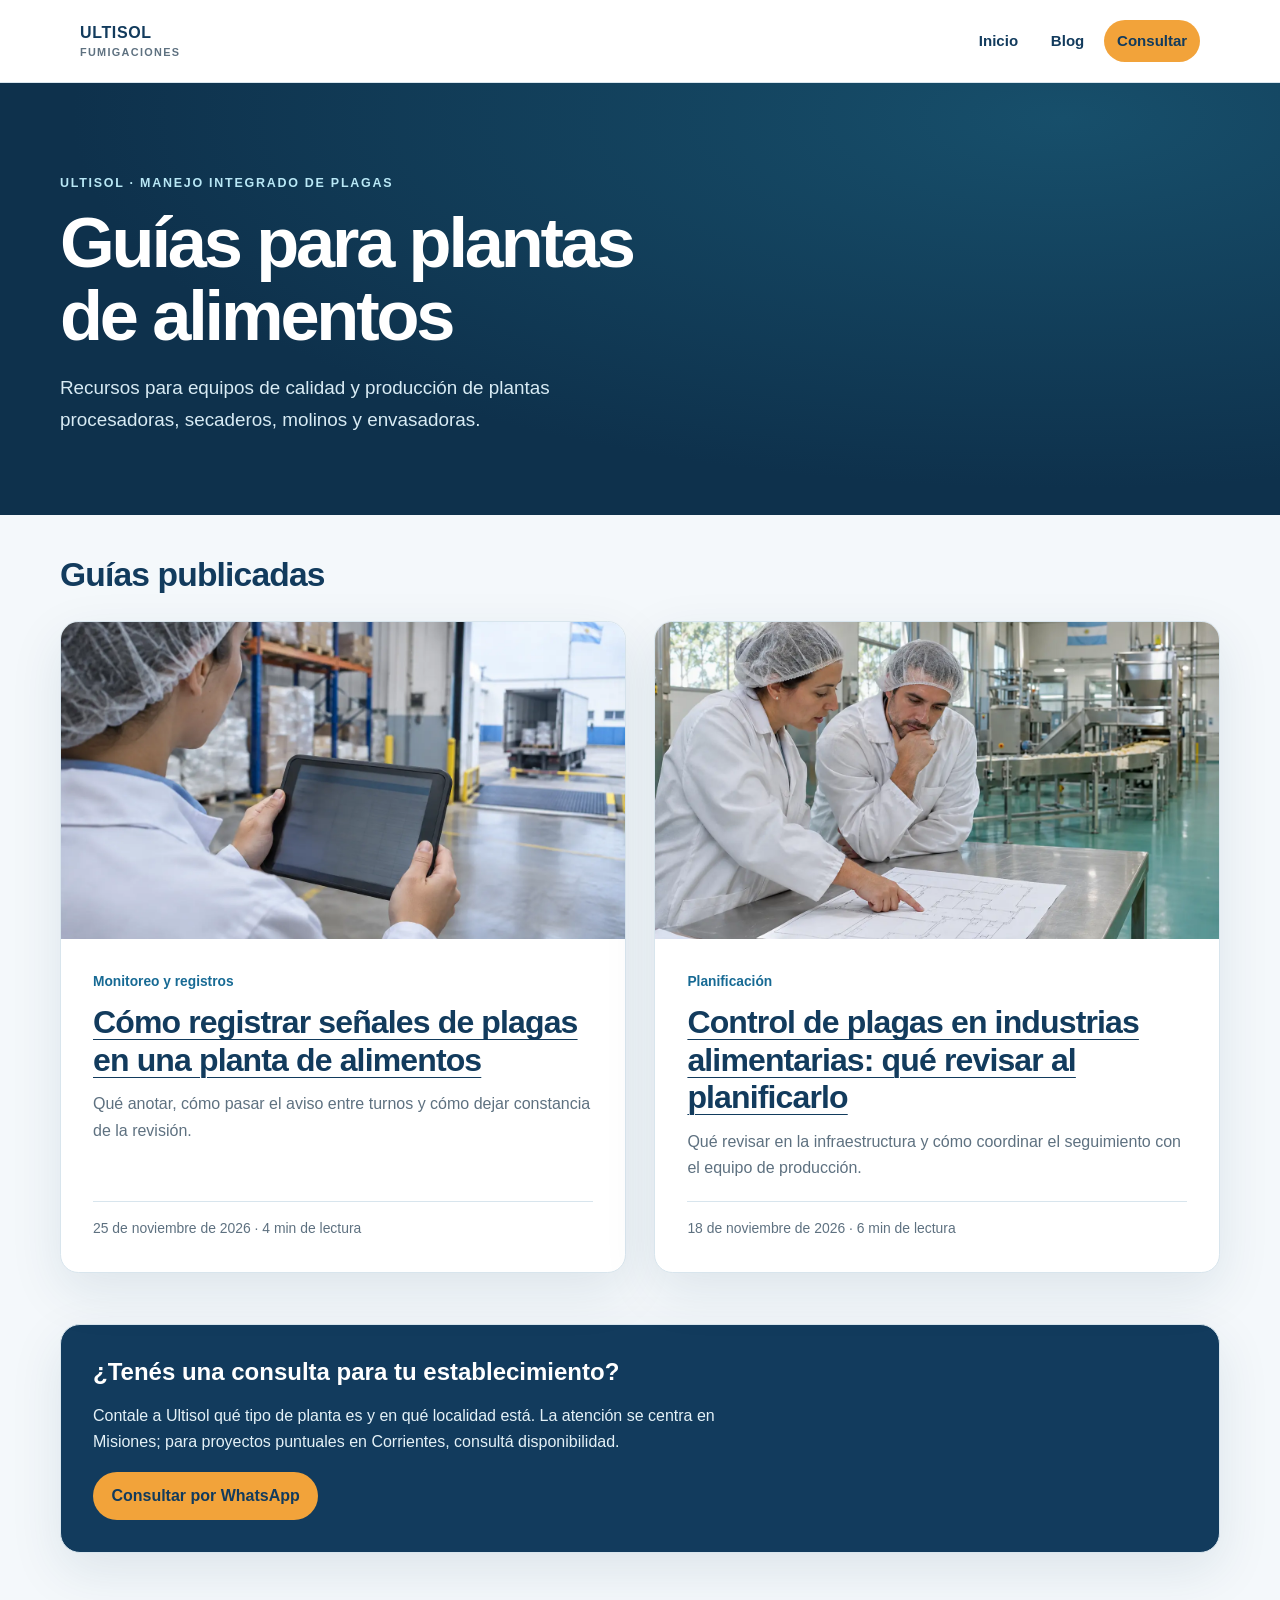
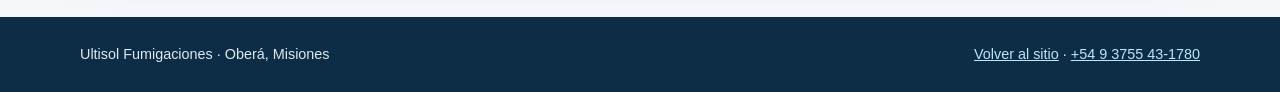
<file: blogs/index.html>
<!doctype html>
<html lang="es-AR">
<head>
  <meta charset="utf-8">
  <meta name="viewport" content="width=device-width, initial-scale=1">
  <meta name="theme-color" content="#123b5d">
  <meta name="description" content="Artículos y guías de Ultisol Fumigaciones sobre Manejo Integrado de Plagas para plantas procesadoras, secaderos, molinos y envasadoras.">
  <meta name="robots" content="index,follow">
  <link rel="canonical" href="https://fumigaciones-ultisol.com/blogs/">
  <link rel="stylesheet" href="editorial.css">
  <meta property="og:type" content="website">
  <meta property="og:locale" content="es_AR">
  <meta property="og:url" content="https://fumigaciones-ultisol.com/blogs/">
  <meta property="og:title" content="Blog sobre control de plagas en industrias alimentarias | Ultisol">
  <meta property="og:description" content="Guías para responsables de plantas procesadoras, secaderos, molinos y envasadoras.">
  <meta name="twitter:card" content="summary">
  <meta name="twitter:title" content="Blog sobre control de plagas en industrias alimentarias | Ultisol">
  <meta name="twitter:description" content="Guías para responsables de establecimientos del sector alimentario.">
  <title>Blog sobre control de plagas en industrias alimentarias | Ultisol Fumigaciones</title>
</head>
<body class="blog-index">
  <a class="skip-link" href="#main">Ir al contenido</a>
  <header class="site-header">
    <div class="header-inner">
      <a class="brand" href="/" aria-label="Ultisol Fumigaciones, inicio">
        ULTISOL
        <small>Fumigaciones</small>
      </a>
      <nav class="nav" aria-label="Navegación principal">
        <a href="/">Inicio</a>
        <a href="/blogs/" aria-current="page">Blog</a>
        <a class="nav-cta" href="https://wa.me/5493755431780?text=Hola%2C%20quisiera%20hacer%20una%20consulta%20por%20Manejo%20Integrado%20de%20Plagas%20para%20un%20establecimiento%20alimentario." target="_blank" rel="noopener noreferrer">Consultar</a>
      </nav>
    </div>
  </header>

  <main id="main">
    <section class="index-hero" aria-labelledby="page-title">
      <div class="index-hero-inner"><p class="eyebrow">Ultisol · Manejo Integrado de Plagas</p>
        <h1 id="page-title">Guías para plantas de alimentos</h1>
        <p>Recursos para equipos de calidad y producción de plantas procesadoras, secaderos, molinos y envasadoras.</p>
      </div>
    </section>

    <div class="content-wrap">
      <section class="guide-list" aria-labelledby="guides-title">
        <h2 id="guides-title">Guías publicadas</h2>
        <div class="guide-cards">
          <article class="guide-card">
            <img src="assets/ultisol-registro-portada.webp" alt="Persona anotando una observación durante un recorrido por un muelle de carga" width="1440" height="960" fetchpriority="high">
            <div class="guide-card-body">
              <p class="card-category">Monitoreo y registros</p>
              <h3><a href="/blogs/registrar-senales-plagas-planta-alimentos/">Cómo registrar señales de plagas en una planta de alimentos</a></h3>
              <p>Qué anotar, cómo pasar el aviso entre turnos y cómo dejar constancia de la revisión.</p>
              <p class="card-meta"><time datetime="2026-11-25">25 de noviembre de 2026</time> <span aria-hidden="true">·</span> 4 min de lectura</p>
            </div>
          </article>
          <article class="guide-card">
            <img src="assets/ultisol-planificacion-portada.webp" alt="Equipo de una planta alimentaria durante un recorrido de planificación" width="1440" height="960" loading="lazy" decoding="async">
            <div class="guide-card-body">
              <p class="card-category">Planificación</p>
              <h3><a href="/blogs/control-de-plagas-industria-alimentaria/">Control de plagas en industrias alimentarias: qué revisar al planificarlo</a></h3>
              <p>Qué revisar en la infraestructura y cómo coordinar el seguimiento con el equipo de producción.</p>
              <p class="card-meta"><time datetime="2026-11-18">18 de noviembre de 2026</time> <span aria-hidden="true">·</span> 6 min de lectura</p>
            </div>
          </article>
        </div>
      </section>

      <section class="cta-card" aria-labelledby="contact-title">
        <h2 id="contact-title">¿Tenés una consulta para tu establecimiento?</h2>
        <p>Contale a Ultisol qué tipo de planta es y en qué localidad está. La atención se centra en Misiones; para proyectos puntuales en Corrientes, consultá disponibilidad.</p>
        <a class="button" href="https://wa.me/5493755431780?text=Hola%2C%20quisiera%20consultar%20por%20Manejo%20Integrado%20de%20Plagas%20para%20un%20establecimiento%20alimentario%20en%20%5Blocalidad%5D." target="_blank" rel="noopener noreferrer">Consultar por WhatsApp</a>
      </section>
    </div>
  </main>

  <footer class="site-footer">
    <div class="footer-inner">
      <p>Ultisol Fumigaciones · Oberá, Misiones</p>
      <p><a href="/">Volver al sitio</a> · <a href="tel:+5493755431780">+54 9 3755 43-1780</a></p>
    </div>
  </footer>
</body>
</html>
</file>
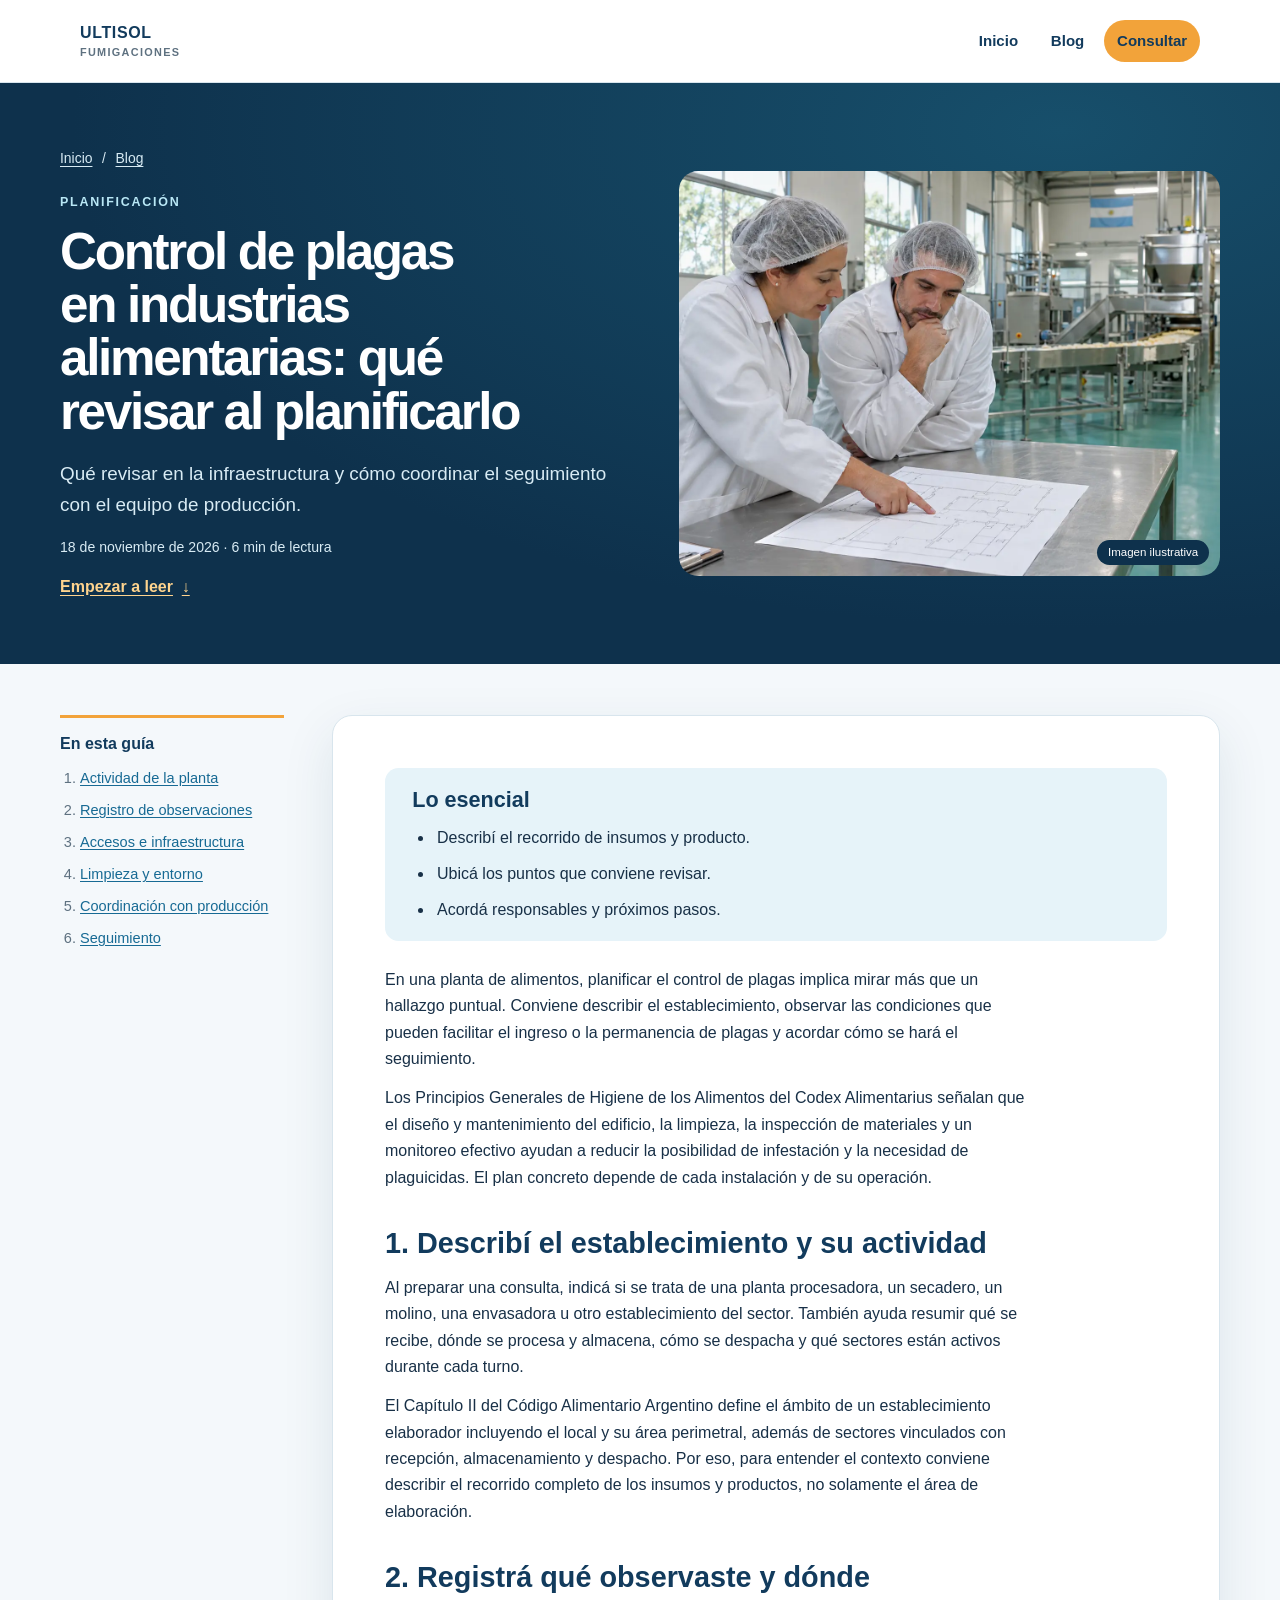
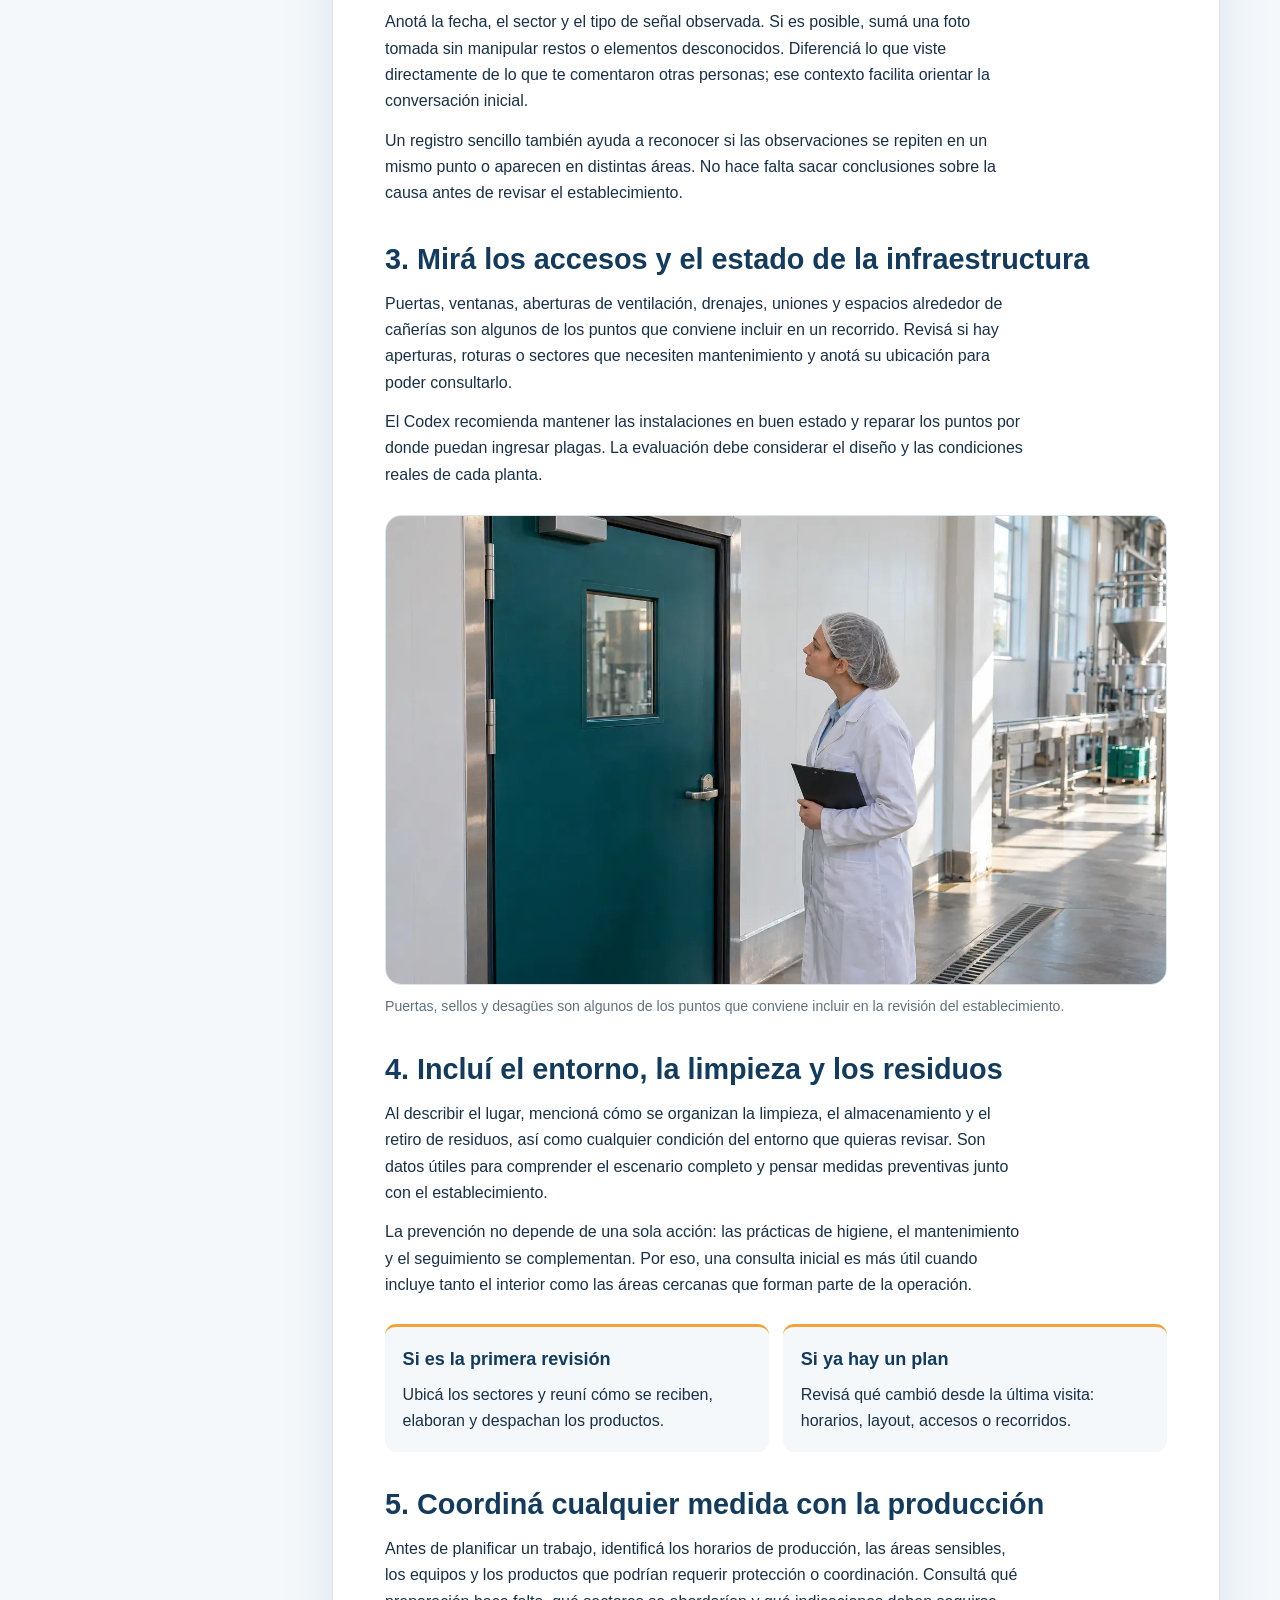
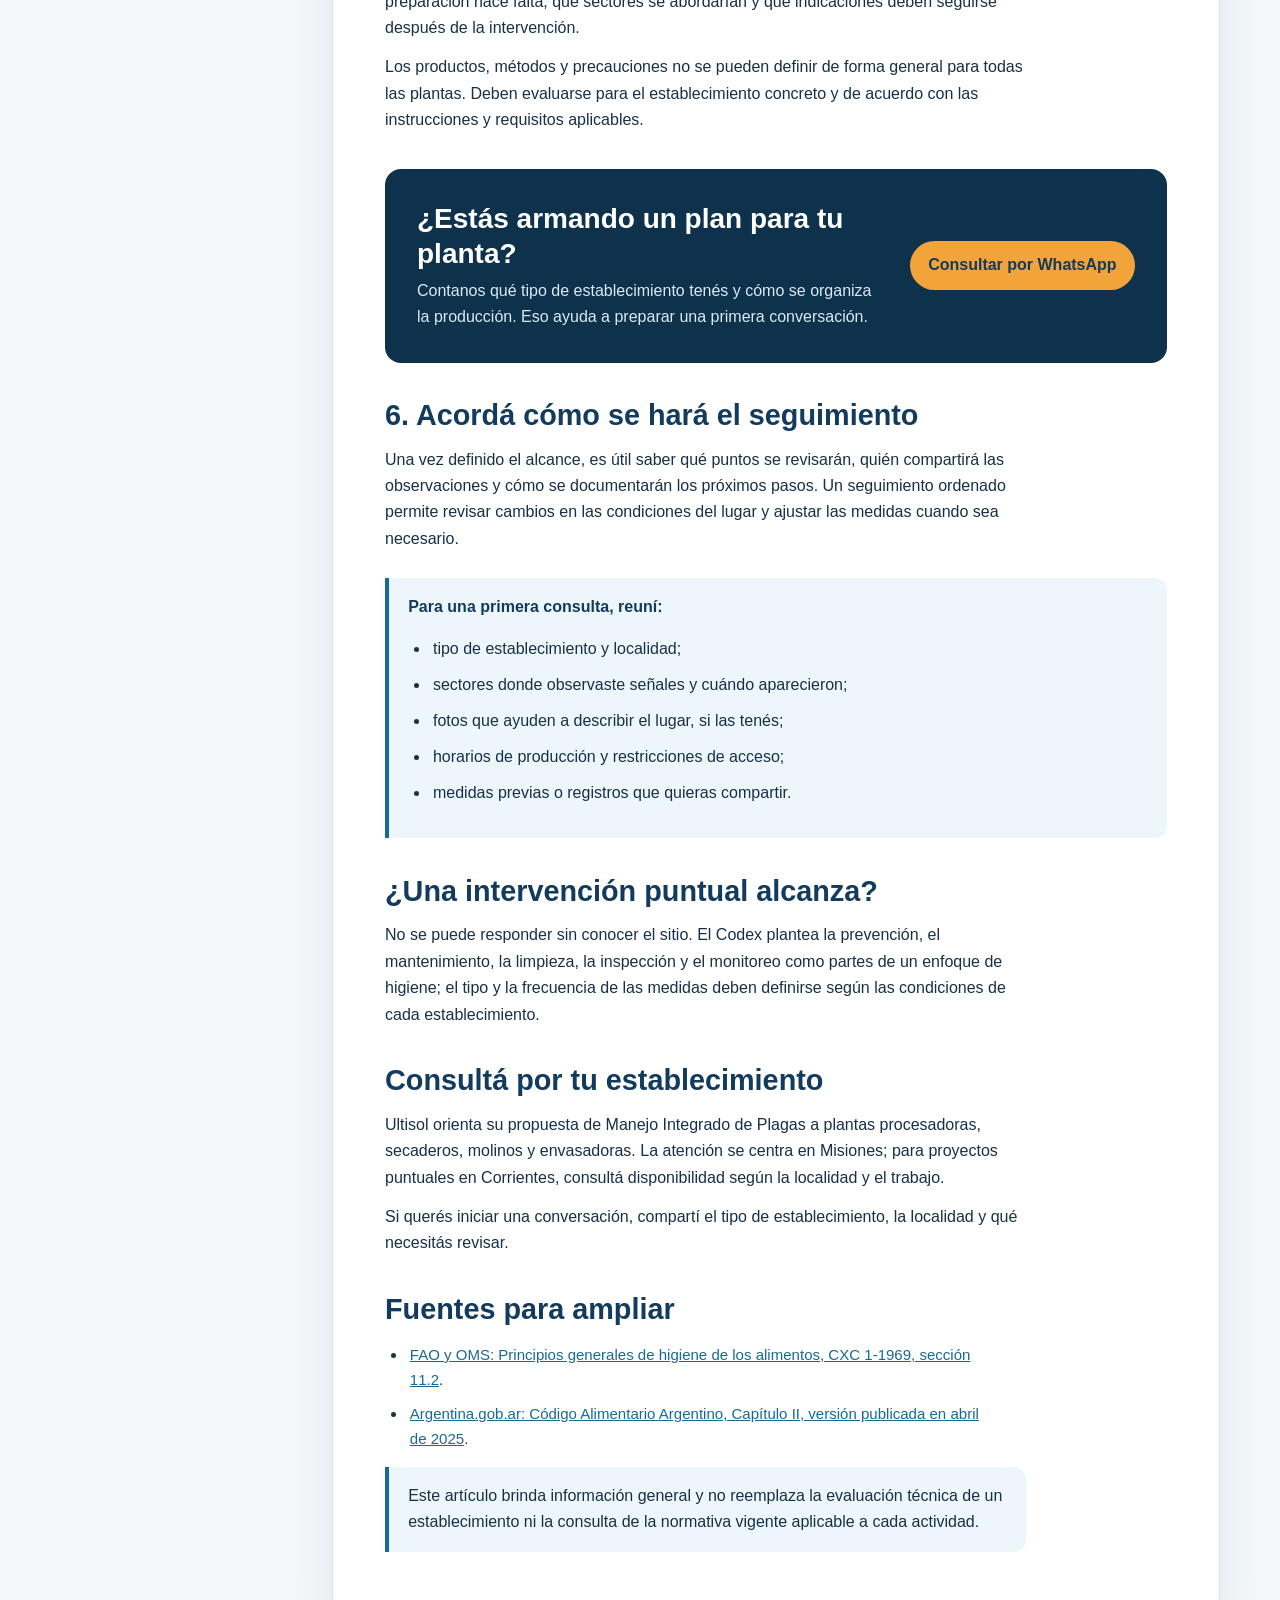
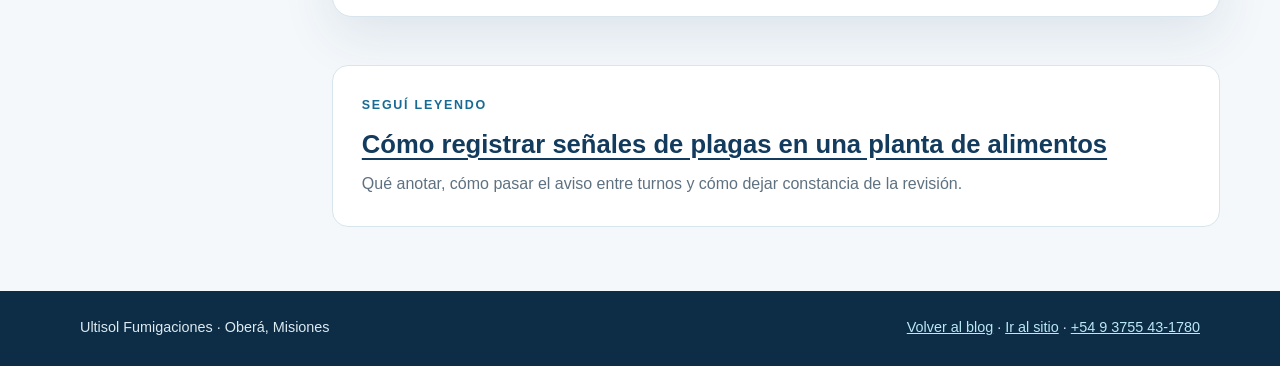
<file: blogs/control-de-plagas-industria-alimentaria/index.html>
<!doctype html>
<html lang="es-AR">
<head>
  <meta charset="utf-8">
  <meta name="viewport" content="width=device-width, initial-scale=1">
  <meta name="theme-color" content="#123b5d">
  <meta name="description" content="Qué observar en una planta de alimentos antes de planificar el control de plagas: accesos, entorno, registros y coordinación con producción.">
  <meta name="robots" content="index,follow">
  <link rel="canonical" href="https://fumigaciones-ultisol.com/blogs/control-de-plagas-industria-alimentaria/">
  <link rel="stylesheet" href="../editorial.css">
  <meta property="og:type" content="article">
  <meta property="og:locale" content="es_AR">
  <meta property="og:url" content="https://fumigaciones-ultisol.com/blogs/control-de-plagas-industria-alimentaria/">
  <meta property="og:title" content="Control de plagas en industrias alimentarias: qué revisar al planificarlo">
  <meta property="og:description" content="Puntos para ordenar una consulta de control de plagas en una planta de alimentos.">
  <meta property="og:image" content="https://fumigaciones-ultisol.com/blogs/assets/ultisol-planificacion-portada.webp">
  <meta name="twitter:card" content="summary_large_image">
  <meta name="twitter:title" content="Control de plagas en industrias alimentarias: qué revisar al planificarlo">
  <meta name="twitter:description" content="Accesos, entorno, registros y coordinación con producción: una guía práctica para preparar una evaluación.">
  <title>Control de plagas en industrias alimentarias: qué revisar | Ultisol</title>
  <script type="application/ld+json">{
  "@context": "https://schema.org",
  "@type": "BlogPosting",
  "headline": "Control de plagas en industrias alimentarias: qué revisar al planificarlo",
  "description": "Guía práctica para preparar una consulta de control de plagas en un establecimiento del sector alimentario.",
  "inLanguage": "es-AR",
  "mainEntityOfPage": {
    "@type": "WebPage",
    "@id": "https://fumigaciones-ultisol.com/blogs/control-de-plagas-industria-alimentaria/"
  },
  "author": {
    "@type": "Organization",
    "name": "Ultisol Fumigaciones"
  },
  "publisher": {
    "@type": "Organization",
    "name": "Ultisol Fumigaciones"
  },
  "articleSection": "Manejo Integrado de Plagas",
  "datePublished": "2026-11-18",
  "image": "https://fumigaciones-ultisol.com/blogs/assets/ultisol-planificacion-portada.webp"
}</script>
</head>
<body class="guide-page">
  <a class="skip-link" href="#main">Ir al contenido</a>
  <header class="site-header">
    <div class="header-inner">
      <a class="brand" href="/" aria-label="Ultisol Fumigaciones, inicio">
        ULTISOL
        <small>Fumigaciones</small>
      </a>
      <nav class="nav" aria-label="Navegación principal">
        <a href="/">Inicio</a>
        <a href="/blogs/" aria-current="page">Blog</a>
        <a class="nav-cta" href="https://wa.me/5493755431780?text=Hola%2C%20quisiera%20hacer%20una%20consulta%20por%20Manejo%20Integrado%20de%20Plagas%20para%20un%20establecimiento%20alimentario." target="_blank" rel="noopener noreferrer">Consultar</a>
      </nav>
    </div>
  </header>

  <main id="main">
    <section class="guide-hero" aria-labelledby="page-title">
      <div class="guide-hero-inner">
        <div class="guide-heading">
          <nav class="trail" aria-label="Ruta de navegación"><a href="/">Inicio</a> <span aria-hidden="true">/</span> <a href="/blogs/">Blog</a></nav>
          <p class="eyebrow">Planificación</p>
          <h1 id="page-title">Control de plagas en industrias alimentarias: qué revisar al planificarlo</h1>
          <p class="guide-intro">Qué revisar en la infraestructura y cómo coordinar el seguimiento con el equipo de producción.</p>
          <p class="guide-meta"><time datetime="2026-11-18">18 de noviembre de 2026</time> <span aria-hidden="true">·</span> 6 min de lectura</p>
          <a class="guide-start" href="#actividad">Empezar a leer <span aria-hidden="true">↓</span></a>
        </div>
        <figure class="guide-cover"><img src="../assets/ultisol-planificacion-portada.webp" alt="Equipo de una planta alimentaria durante un recorrido de planificación" width="1440" height="960" fetchpriority="high"><figcaption>Imagen ilustrativa</figcaption></figure>
      </div>
    </section>


    <div class="guide-layout">
      <nav class="guide-toc" aria-label="En esta guía">
        <p>En esta guía</p>
        <ol><li><a href="#actividad">Actividad de la planta</a></li><li><a href="#registro">Registro de observaciones</a></li><li><a href="#accesos">Accesos e infraestructura</a></li><li><a href="#entorno">Limpieza y entorno</a></li><li><a href="#produccion">Coordinación con producción</a></li><li><a href="#seguimiento">Seguimiento</a></li></ol>
      </nav>
      <article class="article-card">
        <aside class="guide-summary" aria-labelledby="summary-title">
          <h2 id="summary-title">Lo esencial</h2>
          <ul><li>Describí el recorrido de insumos y producto.</li><li>Ubicá los puntos que conviene revisar.</li><li>Acordá responsables y próximos pasos.</li></ul>
        </aside>
        <p>En una planta de alimentos, planificar el control de plagas implica mirar más que un hallazgo puntual. Conviene describir el establecimiento, observar las condiciones que pueden facilitar el ingreso o la permanencia de plagas y acordar cómo se hará el seguimiento.</p>

        <p>Los Principios Generales de Higiene de los Alimentos del Codex Alimentarius señalan que el diseño y mantenimiento del edificio, la limpieza, la inspección de materiales y un monitoreo efectivo ayudan a reducir la posibilidad de infestación y la necesidad de plaguicidas. El plan concreto depende de cada instalación y de su operación.</p>

        

        <h2 id="actividad">1. Describí el establecimiento y su actividad</h2>
        <p>Al preparar una consulta, indicá si se trata de una planta procesadora, un secadero, un molino, una envasadora u otro establecimiento del sector. También ayuda resumir qué se recibe, dónde se procesa y almacena, cómo se despacha y qué sectores están activos durante cada turno.</p>
        <p>El Capítulo II del Código Alimentario Argentino define el ámbito de un establecimiento elaborador incluyendo el local y su área perimetral, además de sectores vinculados con recepción, almacenamiento y despacho. Por eso, para entender el contexto conviene describir el recorrido completo de los insumos y productos, no solamente el área de elaboración.</p>

        <h2 id="registro">2. Registrá qué observaste y dónde</h2>
        <p>Anotá la fecha, el sector y el tipo de señal observada. Si es posible, sumá una foto tomada sin manipular restos o elementos desconocidos. Diferenciá lo que viste directamente de lo que te comentaron otras personas; ese contexto facilita orientar la conversación inicial.</p>
        <p>Un registro sencillo también ayuda a reconocer si las observaciones se repiten en un mismo punto o aparecen en distintas áreas. No hace falta sacar conclusiones sobre la causa antes de revisar el establecimiento.</p>

        <h2 id="accesos">3. Mirá los accesos y el estado de la infraestructura</h2>
        <p>Puertas, ventanas, aberturas de ventilación, drenajes, uniones y espacios alrededor de cañerías son algunos de los puntos que conviene incluir en un recorrido. Revisá si hay aperturas, roturas o sectores que necesiten mantenimiento y anotá su ubicación para poder consultarlo.</p>
        <p>El Codex recomienda mantener las instalaciones en buen estado y reparar los puntos por donde puedan ingresar plagas. La evaluación debe considerar el diseño y las condiciones reales de cada planta.</p>

        <figure class="article-figure">
          <img src="../assets/ultisol-planificacion-accesos.webp" alt="Sector de acceso de una planta alimentaria durante una inspección visual" width="1440" height="960" loading="lazy" decoding="async">
          <figcaption>Puertas, sellos y desagües son algunos de los puntos que conviene incluir en la revisión del establecimiento.</figcaption>
        </figure>

        <h2 id="entorno">4. Incluí el entorno, la limpieza y los residuos</h2>
        <p>Al describir el lugar, mencioná cómo se organizan la limpieza, el almacenamiento y el retiro de residuos, así como cualquier condición del entorno que quieras revisar. Son datos útiles para comprender el escenario completo y pensar medidas preventivas junto con el establecimiento.</p>
        <p>La prevención no depende de una sola acción: las prácticas de higiene, el mantenimiento y el seguimiento se complementan. Por eso, una consulta inicial es más útil cuando incluye tanto el interior como las áreas cercanas que forman parte de la operación.</p>

        <div class="guide-scenarios" aria-label="Dos situaciones para preparar la revisión">
          <section><h3>Si es la primera revisión</h3><p>Ubicá los sectores y reuní cómo se reciben, elaboran y despachan los productos.</p></section>
          <section><h3>Si ya hay un plan</h3><p>Revisá qué cambió desde la última visita: horarios, layout, accesos o recorridos.</p></section>
        </div>

        <h2 id="produccion">5. Coordiná cualquier medida con la producción</h2>
        <p>Antes de planificar un trabajo, identificá los horarios de producción, las áreas sensibles, los equipos y los productos que podrían requerir protección o coordinación. Consultá qué preparación hace falta, qué sectores se abordarían y qué indicaciones deben seguirse después de la intervención.</p>
        <p>Los productos, métodos y precauciones no se pueden definir de forma general para todas las plantas. Deben evaluarse para el establecimiento concreto y de acuerdo con las instrucciones y requisitos aplicables.</p>

        <section class="inline-contact" aria-labelledby="mid-contact">
          <div><h2 id="mid-contact">¿Estás armando un plan para tu planta?</h2><p>Contanos qué tipo de establecimiento tenés y cómo se organiza la producción. Eso ayuda a preparar una primera conversación.</p></div>
          <a class="button" href="https://wa.me/5493755431780?text=Hola%2C%20le%C3%AD%20la%20gu%C3%ADa%20sobre%20planificaci%C3%B3n%20de%20control%20de%20plagas.%20Quisiera%20consultar%20por%20mi%20planta.%20Tipo%20de%20establecimiento%20y%20localidad%3A%20" target="_blank" rel="noopener noreferrer">Consultar por WhatsApp</a>
        </section>

        <h2 id="seguimiento">6. Acordá cómo se hará el seguimiento</h2>
        <p>Una vez definido el alcance, es útil saber qué puntos se revisarán, quién compartirá las observaciones y cómo se documentarán los próximos pasos. Un seguimiento ordenado permite revisar cambios en las condiciones del lugar y ajustar las medidas cuando sea necesario.</p>

        <aside class="note">
          <strong>Para una primera consulta, reuní:</strong>
          <ul>
            <li>tipo de establecimiento y localidad;</li>
            <li>sectores donde observaste señales y cuándo aparecieron;</li>
            <li>fotos que ayuden a describir el lugar, si las tenés;</li>
            <li>horarios de producción y restricciones de acceso;</li>
            <li>medidas previas o registros que quieras compartir.</li>
          </ul>
        </aside>

        <h2>¿Una intervención puntual alcanza?</h2>
        <p>No se puede responder sin conocer el sitio. El Codex plantea la prevención, el mantenimiento, la limpieza, la inspección y el monitoreo como partes de un enfoque de higiene; el tipo y la frecuencia de las medidas deben definirse según las condiciones de cada establecimiento.</p>

        <h2>Consultá por tu establecimiento</h2>
        <p>Ultisol orienta su propuesta de Manejo Integrado de Plagas a plantas procesadoras, secaderos, molinos y envasadoras. La atención se centra en Misiones; para proyectos puntuales en Corrientes, consultá disponibilidad según la localidad y el trabajo.</p>
        <p>Si querés iniciar una conversación, compartí el tipo de establecimiento, la localidad y qué necesitás revisar.</p>

        <h2>Fuentes para ampliar</h2>
        <ul class="source-list">
          <li><a href="https://www.fao.org/fao-who-codexalimentarius/sh-proxy/en/?lnk=1&amp;url=https%3A%2F%2Fworkspace.fao.org%2Fsites%2Fcodex%2FStandards%2FCXC+1-1969%2FCXC_001s.pdf" target="_blank" rel="noopener noreferrer">FAO y OMS: Principios generales de higiene de los alimentos, CXC 1-1969, sección 11.2</a>.</li>
          <li><a href="https://www.argentina.gob.ar/sites/default/files/capitulo_ii_establecactualiz_2025-04.pdf" target="_blank" rel="noopener noreferrer">Argentina.gob.ar: Código Alimentario Argentino, Capítulo II, versión publicada en abril de 2025</a>.</li>
        </ul>
        <p class="note">Este artículo brinda información general y no reemplaza la evaluación técnica de un establecimiento ni la consulta de la normativa vigente aplicable a cada actividad.</p>
      </article>

      <aside class="related-guide" aria-labelledby="related-title">
        <div><p class="eyebrow">Seguí leyendo</p><h2 id="related-title"><a href="/blogs/registrar-senales-plagas-planta-alimentos/">Cómo registrar señales de plagas en una planta de alimentos</a></h2><p>Qué anotar, cómo pasar el aviso entre turnos y cómo dejar constancia de la revisión.</p></div>
      </aside>
    </div>
  </main>

  <footer class="site-footer">
    <div class="footer-inner">
      <p>Ultisol Fumigaciones · Oberá, Misiones</p>
      <p><a href="/blogs/">Volver al blog</a> · <a href="/">Ir al sitio</a> · <a href="tel:+5493755431780">+54 9 3755 43-1780</a></p>
    </div>
  </footer>
</body>
</html>
</file>
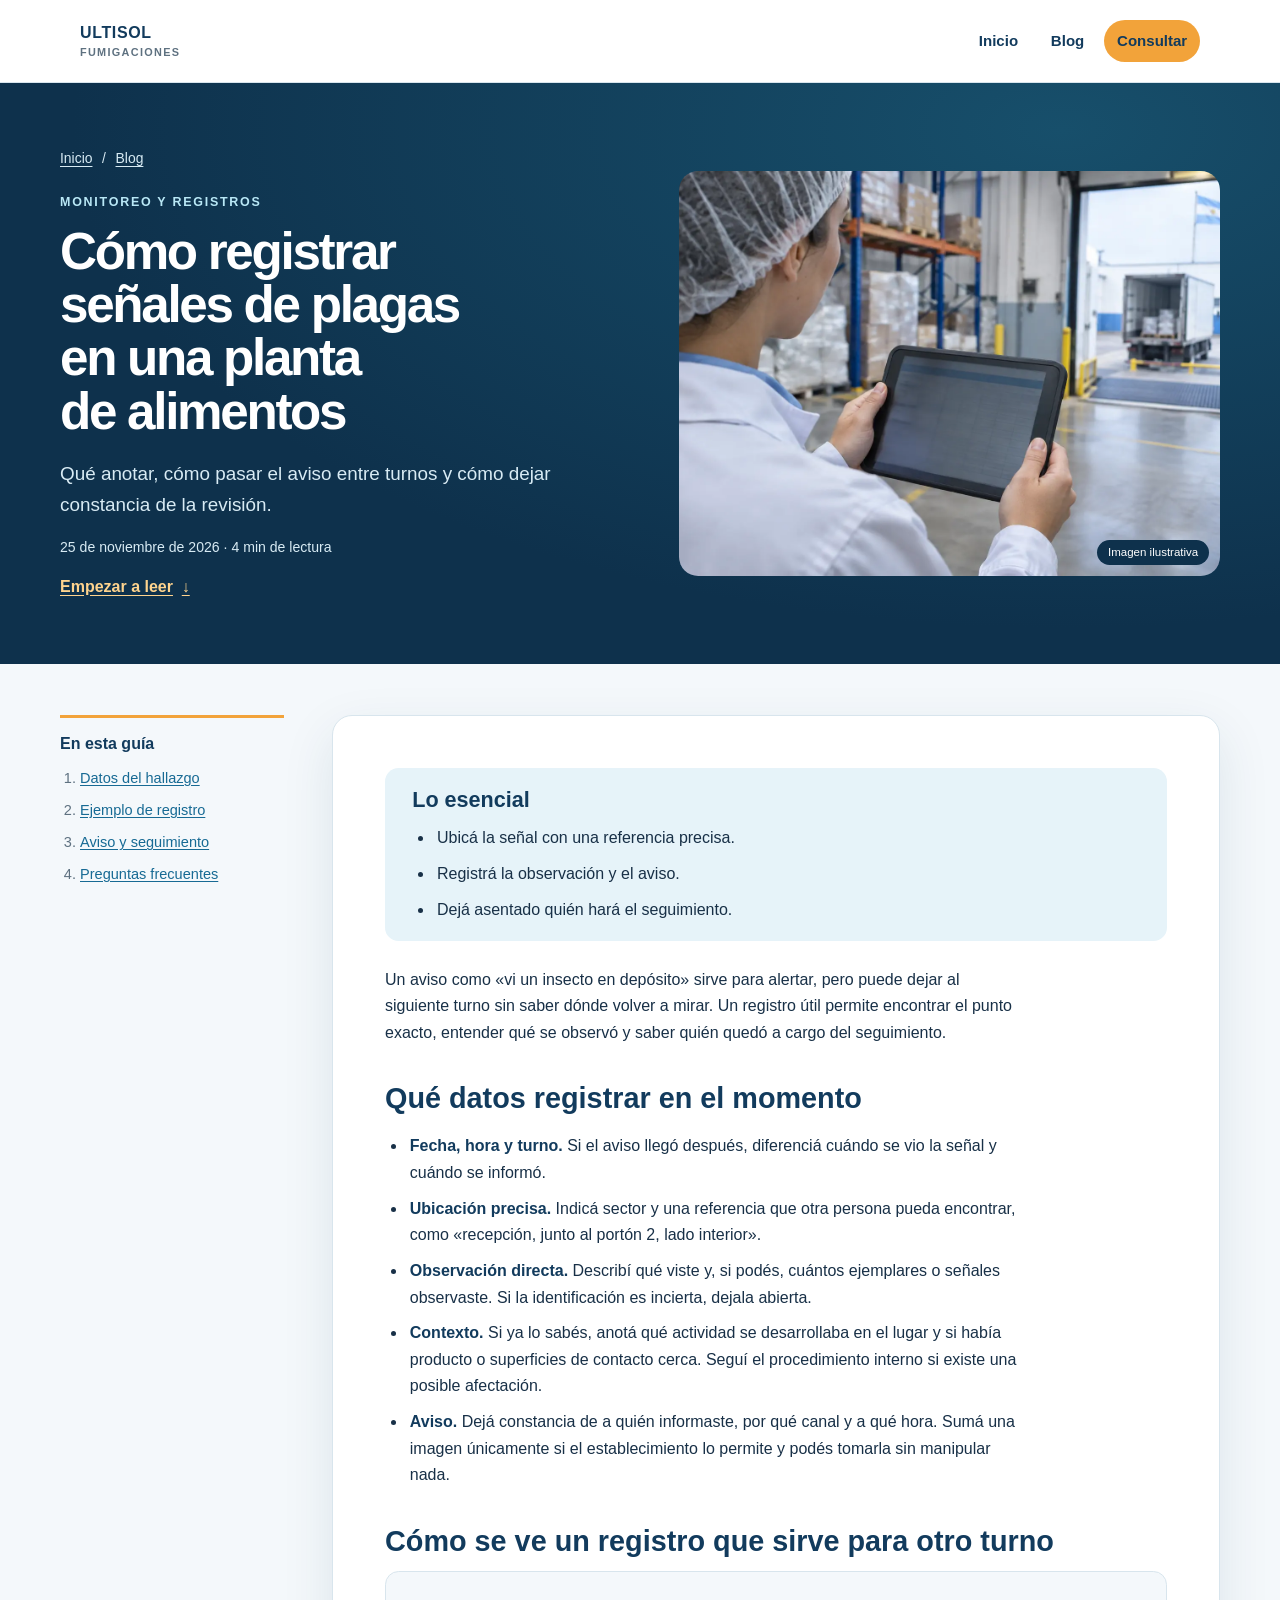
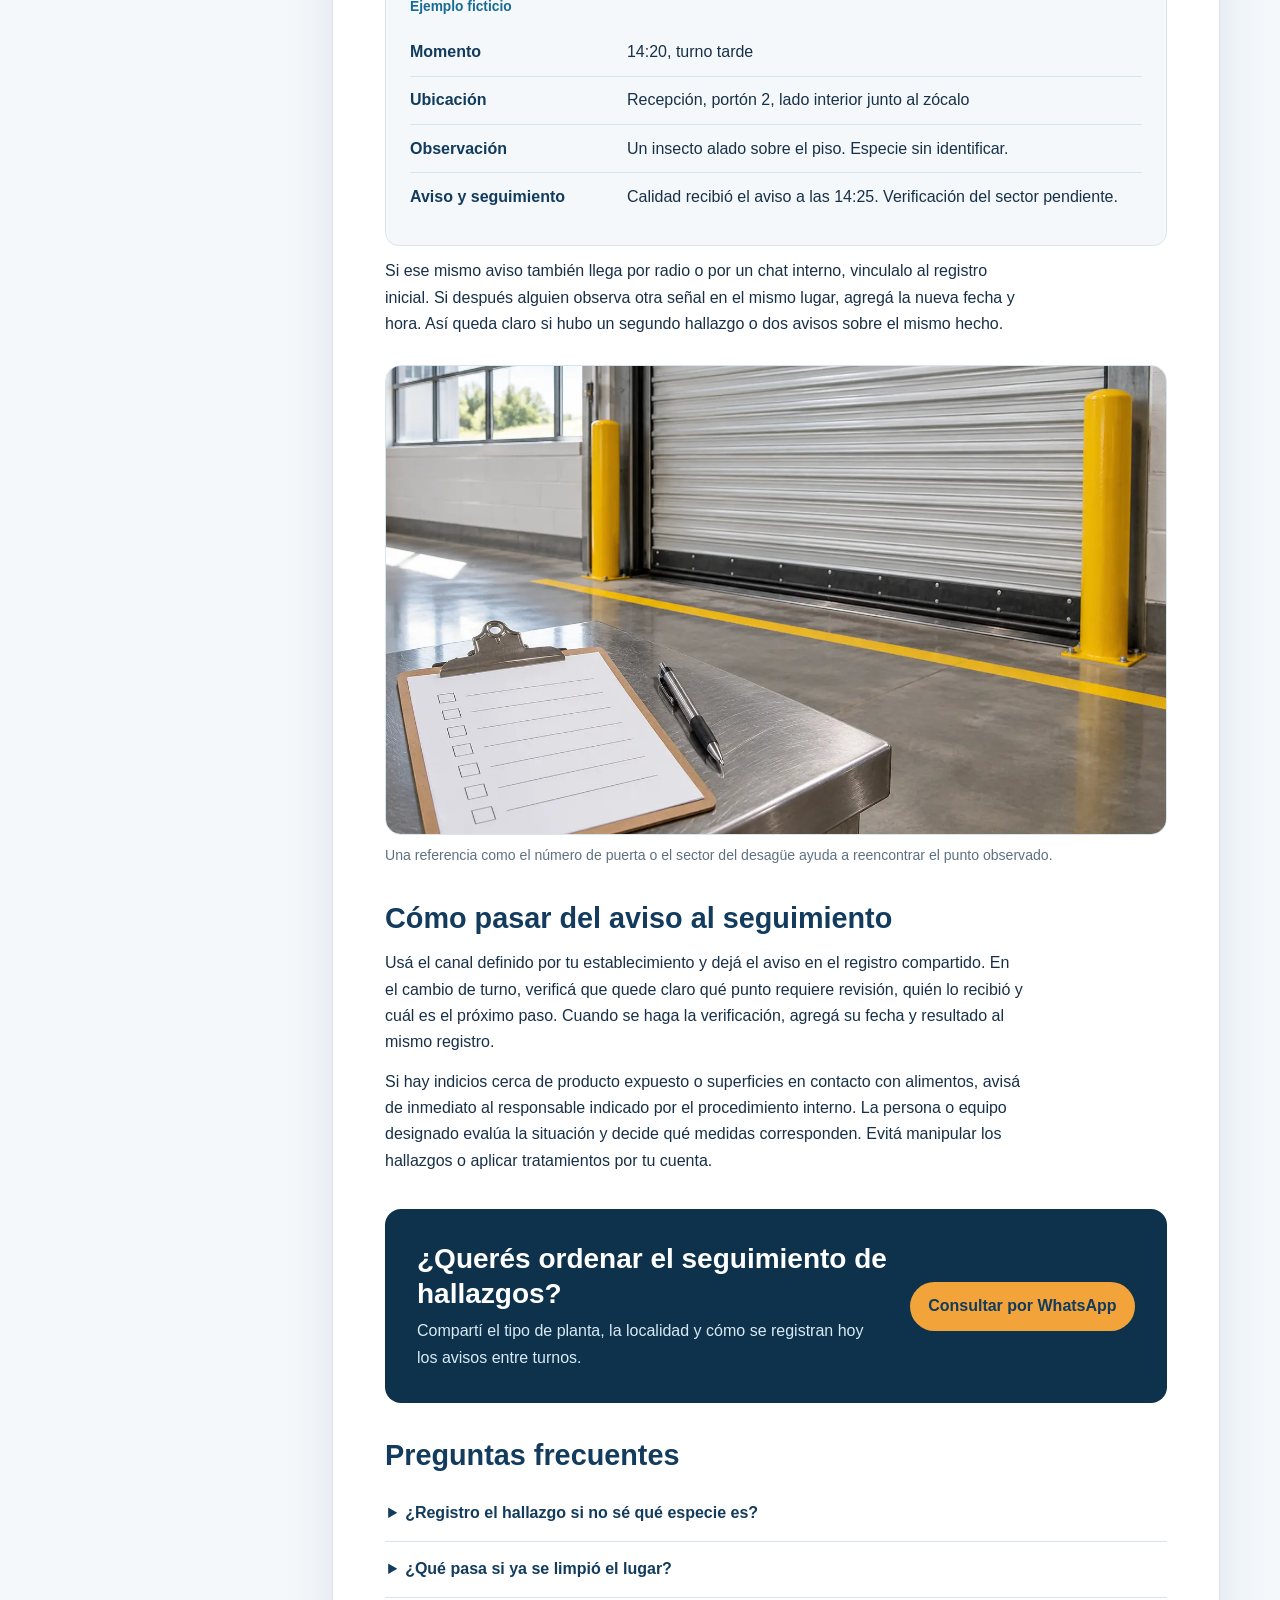
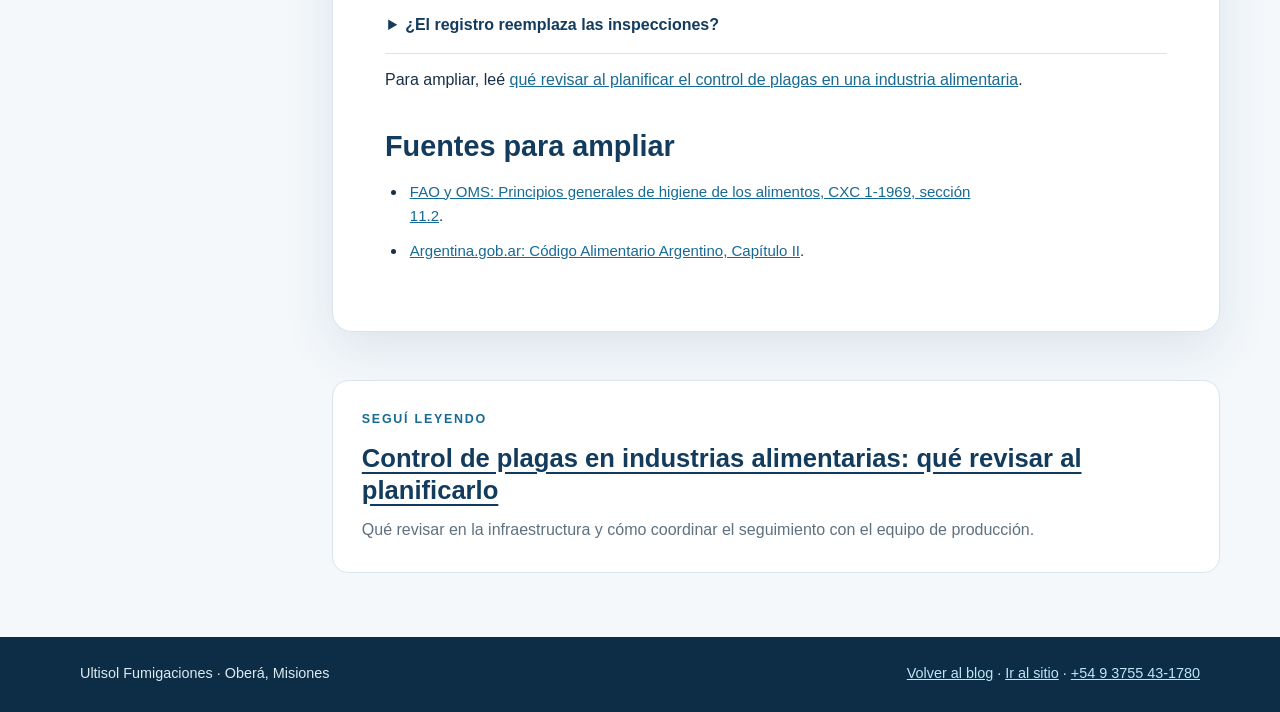
<file: blogs/registrar-senales-plagas-planta-alimentos/index.html>
<!doctype html>
<html lang="es-AR">
<head>
  <meta charset="utf-8">
  <meta name="viewport" content="width=device-width, initial-scale=1">
  <meta name="theme-color" content="#123b5d">
  <meta name="description" content="Qué datos anotar, cómo compartir un hallazgo entre turnos y cómo dejar constancia de su seguimiento en una planta de alimentos.">
  <meta name="robots" content="index,follow">
  <link rel="canonical" href="https://fumigaciones-ultisol.com/blogs/registrar-senales-plagas-planta-alimentos/">
  <link rel="stylesheet" href="../editorial.css">
  <meta property="og:type" content="article">
  <meta property="og:locale" content="es_AR">
  <meta property="og:url" content="https://fumigaciones-ultisol.com/blogs/registrar-senales-plagas-planta-alimentos/">
  <meta property="og:title" content="Cómo registrar señales de plagas en una planta de alimentos">
  <meta property="og:description" content="Qué datos anotar, cómo compartir un hallazgo entre turnos y cómo dejar constancia de su seguimiento en una planta de alimentos.">
  <meta property="og:image" content="https://fumigaciones-ultisol.com/blogs/assets/ultisol-registro-portada.webp">
  <meta name="twitter:card" content="summary_large_image">
  <meta name="twitter:title" content="Cómo registrar señales de plagas en una planta de alimentos">
  <meta name="twitter:description" content="Qué datos anotar, cómo compartir un hallazgo entre turnos y cómo dejar constancia de su seguimiento en una planta de alimentos.">
  <title>Cómo registrar señales de plagas en una planta de alimentos | Ultisol</title>
  <script type="application/ld+json">{
  "@context": "https://schema.org",
  "@type": "BlogPosting",
  "headline": "Cómo registrar señales de plagas en una planta de alimentos",
  "description": "Qué datos anotar, cómo compartir un hallazgo entre turnos y cómo dejar constancia de su seguimiento en una planta de alimentos.",
  "mainEntityOfPage": "https://fumigaciones-ultisol.com/blogs/registrar-senales-plagas-planta-alimentos/",
  "datePublished": "2026-11-25",
  "image": "https://fumigaciones-ultisol.com/blogs/assets/ultisol-registro-portada.webp",
  "author": {
    "@type": "Organization",
    "name": "Ultisol Fumigaciones"
  }
}</script>
</head>
<body class="guide-page">
  <a class="skip-link" href="#main">Ir al contenido</a>
  <header class="site-header">
    <div class="header-inner">
      <a class="brand" href="/" aria-label="Ultisol Fumigaciones, inicio">
        ULTISOL
        <small>Fumigaciones</small>
      </a>
      <nav class="nav" aria-label="Navegación principal">
        <a href="/">Inicio</a>
        <a href="/blogs/" aria-current="page">Blog</a>
        <a class="nav-cta" href="https://wa.me/5493755431780?text=Hola%2C%20quisiera%20hacer%20una%20consulta%20por%20Manejo%20Integrado%20de%20Plagas%20para%20un%20establecimiento%20alimentario." target="_blank" rel="noopener noreferrer">Consultar</a>
      </nav>
    </div>
  </header>

  <main id="main">
    <section class="guide-hero" aria-labelledby="page-title">
      <div class="guide-hero-inner">
        <div class="guide-heading">
          <nav class="trail" aria-label="Ruta de navegación"><a href="/">Inicio</a> <span aria-hidden="true">/</span> <a href="/blogs/">Blog</a></nav>
          <p class="eyebrow">Monitoreo y registros</p>
          <h1 id="page-title">Cómo registrar señales de plagas en una planta de alimentos</h1>
          <p class="guide-intro">Qué anotar, cómo pasar el aviso entre turnos y cómo dejar constancia de la revisión.</p>
          <p class="guide-meta"><time datetime="2026-11-25">25 de noviembre de 2026</time> <span aria-hidden="true">·</span> 4 min de lectura</p>
          <a class="guide-start" href="#hallazgo">Empezar a leer <span aria-hidden="true">↓</span></a>
        </div>
        <figure class="guide-cover"><img src="../assets/ultisol-registro-portada.webp" alt="Persona anotando una observación durante un recorrido por un muelle de carga" width="1440" height="960" fetchpriority="high"><figcaption>Imagen ilustrativa</figcaption></figure>
      </div>
    </section>


    <div class="guide-layout">
      <nav class="guide-toc" aria-label="En esta guía">
        <p>En esta guía</p>
        <ol><li><a href="#hallazgo">Datos del hallazgo</a></li><li><a href="#ejemplo">Ejemplo de registro</a></li><li><a href="#seguimiento">Aviso y seguimiento</a></li><li><a href="#preguntas">Preguntas frecuentes</a></li></ol>
      </nav>
      <article class="article-card">
        <aside class="guide-summary" aria-labelledby="summary-title">
          <h2 id="summary-title">Lo esencial</h2>
          <ul><li>Ubicá la señal con una referencia precisa.</li><li>Registrá la observación y el aviso.</li><li>Dejá asentado quién hará el seguimiento.</li></ul>
        </aside>
        <p>Un aviso como «vi un insecto en depósito» sirve para alertar, pero puede dejar al siguiente turno sin saber dónde volver a mirar. Un registro útil permite encontrar el punto exacto, entender qué se observó y saber quién quedó a cargo del seguimiento.</p>

        
        <h2 id="hallazgo">Qué datos registrar en el momento</h2>
        <ul>
          <li><strong>Fecha, hora y turno.</strong> Si el aviso llegó después, diferenciá cuándo se vio la señal y cuándo se informó.</li>
          <li><strong>Ubicación precisa.</strong> Indicá sector y una referencia que otra persona pueda encontrar, como «recepción, junto al portón 2, lado interior».</li>
          <li><strong>Observación directa.</strong> Describí qué viste y, si podés, cuántos ejemplares o señales observaste. Si la identificación es incierta, dejala abierta.</li>
          <li><strong>Contexto.</strong> Si ya lo sabés, anotá qué actividad se desarrollaba en el lugar y si había producto o superficies de contacto cerca. Seguí el procedimiento interno si existe una posible afectación.</li>
          <li><strong>Aviso.</strong> Dejá constancia de a quién informaste, por qué canal y a qué hora. Sumá una imagen únicamente si el establecimiento lo permite y podés tomarla sin manipular nada.</li>
        </ul>

        <h2 id="ejemplo">Cómo se ve un registro que sirve para otro turno</h2>
        <aside class="record-example" aria-label="Ejemplo ficticio de un registro">
          <p class="card-category">Ejemplo ficticio</p>
          <dl>
            <div><dt>Momento</dt><dd>14:20, turno tarde</dd></div>
            <div><dt>Ubicación</dt><dd>Recepción, portón 2, lado interior junto al zócalo</dd></div>
            <div><dt>Observación</dt><dd>Un insecto alado sobre el piso. Especie sin identificar.</dd></div>
            <div><dt>Aviso y seguimiento</dt><dd>Calidad recibió el aviso a las 14:25. Verificación del sector pendiente.</dd></div>
          </dl>
        </aside>
        <p>Si ese mismo aviso también llega por radio o por un chat interno, vinculalo al registro inicial. Si después alguien observa otra señal en el mismo lugar, agregá la nueva fecha y hora. Así queda claro si hubo un segundo hallazgo o dos avisos sobre el mismo hecho.</p>

        <figure class="article-figure">
          <img src="../assets/ultisol-registro-ejemplo.webp" alt="Detalle de la zona interior de un portón de carga con un registro de inspección" width="1440" height="960" loading="lazy" decoding="async">
          <figcaption>Una referencia como el número de puerta o el sector del desagüe ayuda a reencontrar el punto observado.</figcaption>
        </figure>

        <h2 id="seguimiento">Cómo pasar del aviso al seguimiento</h2>
        <p>Usá el canal definido por tu establecimiento y dejá el aviso en el registro compartido. En el cambio de turno, verificá que quede claro qué punto requiere revisión, quién lo recibió y cuál es el próximo paso. Cuando se haga la verificación, agregá su fecha y resultado al mismo registro.</p>
        <p>Si hay indicios cerca de producto expuesto o superficies en contacto con alimentos, avisá de inmediato al responsable indicado por el procedimiento interno. La persona o equipo designado evalúa la situación y decide qué medidas corresponden. Evitá manipular los hallazgos o aplicar tratamientos por tu cuenta.</p>

        <section class="inline-contact" aria-labelledby="mid-contact">
          <div><h2 id="mid-contact">¿Querés ordenar el seguimiento de hallazgos?</h2><p>Compartí el tipo de planta, la localidad y cómo se registran hoy los avisos entre turnos.</p></div>
          <a class="button" href="https://wa.me/5493755431780?text=Hola%2C%20le%C3%AD%20la%20gu%C3%ADa%20sobre%20registro%20de%20se%C3%B1ales%20de%20plagas.%20Quisiera%20consultar%20por%20el%20seguimiento%20en%20mi%20planta.%20Tipo%20de%20establecimiento%20y%20localidad%3A%20" target="_blank" rel="noopener noreferrer">Consultar por WhatsApp</a>
        </section>

        <h2 id="preguntas">Preguntas frecuentes</h2>
        <details><summary>¿Registro el hallazgo si no sé qué especie es?</summary><p>Sí. Anotá lo que viste y dejá la identificación como pendiente.</p></details>
        <details><summary>¿Qué pasa si ya se limpió el lugar?</summary><p>Conservá el aviso original y agregá la hora de la limpieza si está disponible. Si más tarde se vuelve a revisar el punto, registrá esa observación por separado.</p></details>
        <details><summary>¿El registro reemplaza las inspecciones?</summary><p>El registro ayuda a compartir hallazgos y seguir decisiones. Las inspecciones y el programa de control se organizan según el procedimiento del establecimiento.</p></details>

        <p>Para ampliar, leé <a href="/blogs/control-de-plagas-industria-alimentaria/">qué revisar al planificar el control de plagas en una industria alimentaria</a>.</p>
        <h2>Fuentes para ampliar</h2>
        <ul class="source-list">
          <li><a href="https://www.fao.org/fao-who-codexalimentarius/sh-proxy/en/?lnk=1&amp;url=https%3A%2F%2Fworkspace.fao.org%2Fsites%2Fcodex%2FStandards%2FCXC+1-1969%2FCXC_001s.pdf" target="_blank" rel="noopener noreferrer">FAO y OMS: Principios generales de higiene de los alimentos, CXC 1-1969, sección 11.2</a>.</li>
          <li><a href="https://www.argentina.gob.ar/node/386672" target="_blank" rel="noopener noreferrer">Argentina.gob.ar: Código Alimentario Argentino, Capítulo II</a>.</li>
        </ul>
      </article>

      <aside class="related-guide" aria-labelledby="related-title">
        <div><p class="eyebrow">Seguí leyendo</p><h2 id="related-title"><a href="/blogs/control-de-plagas-industria-alimentaria/">Control de plagas en industrias alimentarias: qué revisar al planificarlo</a></h2><p>Qué revisar en la infraestructura y cómo coordinar el seguimiento con el equipo de producción.</p></div>
      </aside>
    </div>
  </main>

  <footer class="site-footer">
    <div class="footer-inner">
      <p>Ultisol Fumigaciones · Oberá, Misiones</p>
      <p><a href="/blogs/">Volver al blog</a> · <a href="/">Ir al sitio</a> · <a href="tel:+5493755431780">+54 9 3755 43-1780</a></p>
    </div>
  </footer>
</body>
</html>
</file>
<file: blogs/editorial.css>
:root {
  color-scheme: light;
  --navy: #123b5d;
  --blue: #176a94;
  --sky: #dff3fb;
  --orange: #f2a33a;
  --ink: #183047;
  --muted: #5e7180;
  --paper: #f4f8fb;
  --white: #fff;
  --line: #d8e5ed;
  --shadow: 0 18px 52px rgba(18, 59, 93, 0.1);
}

* { box-sizing: border-box; }

html { scroll-behavior: smooth; }

body {
  margin: 0;
  color: var(--ink);
  background: var(--paper);
  font-family: Arial, Helvetica, sans-serif;
  line-height: 1.65;
}

a { color: var(--blue); }
a:hover { color: var(--navy); }
a:focus-visible, button:focus-visible {
  outline: 3px solid var(--orange);
  outline-offset: 4px;
}

.skip-link {
  position: absolute;
  left: 1rem;
  top: -5rem;
  z-index: 10;
  padding: .65rem 1rem;
  color: var(--white);
  background: var(--navy);
  border-radius: .5rem;
}
.skip-link:focus { top: 1rem; }

.site-header {
  background: var(--white);
  border-bottom: 1px solid var(--line);
}
.header-inner, .footer-inner {
  width: min(1120px, calc(100% - 2.5rem));
  margin: 0 auto;
}
.header-inner {
  min-height: 82px;
  display: flex;
  align-items: center;
  justify-content: space-between;
  gap: 1.5rem;
}
.brand {
  display: inline-flex;
  flex-direction: column;
  text-decoration: none;
  color: var(--navy);
  font-weight: 800;
  line-height: 1.15;
  letter-spacing: .04em;
}
.brand small {
  margin-top: .25rem;
  color: var(--muted);
  font-size: .68rem;
  letter-spacing: .12em;
  text-transform: uppercase;
}
.nav {
  display: flex;
  flex-wrap: wrap;
  align-items: center;
  justify-content: flex-end;
  gap: .45rem;
}
.nav a {
  padding: .55rem .8rem;
  text-decoration: none;
  color: var(--navy);
  font-size: .94rem;
  font-weight: 700;
  border-radius: 999px;
}
.nav a:hover { background: var(--sky); }
.nav .nav-cta {
  color: var(--navy);
  background: var(--orange);
}
.nav .nav-cta:hover { background: #f6b858; }

.hero {
  padding: clamp(3.2rem, 8vw, 6rem) 1.25rem;
  color: var(--white);
  background:
    radial-gradient(circle at 88% 14%, rgba(242, 163, 58, .92) 0 7px, transparent 8px),
    radial-gradient(ellipse at 82% 20%, rgba(70, 177, 216, .3), transparent 34%),
    linear-gradient(135deg, #123b5d 0%, #145477 60%, #176a94 100%);
}
.hero-inner {
  width: min(920px, 100%);
  margin: 0 auto;
}
.eyebrow {
  margin: 0 0 .8rem;
  color: #b9e8f6;
  font-size: .78rem;
  font-weight: 800;
  letter-spacing: .14em;
  text-transform: uppercase;
}
.hero h1 {
  max-width: 820px;
  margin: 0;
  font-size: clamp(2.2rem, 5vw, 4.1rem);
  line-height: 1.08;
  letter-spacing: -.035em;
}
.hero .intro {
  max-width: 720px;
  margin: 1.25rem 0 0;
  color: #e8f5fa;
  font-size: clamp(1.04rem, 2vw, 1.2rem);
}
.breadcrumb {
  width: min(920px, calc(100% - 2.5rem));
  margin: 1.3rem auto 0;
  color: var(--muted);
  font-size: .9rem;
}
.breadcrumb a { color: var(--blue); }

.content-wrap {
  width: min(920px, calc(100% - 2.5rem));
  margin: 2rem auto 4rem;
}
.article-card, .listing-card, .cta-card {
  background: var(--white);
  border: 1px solid var(--line);
  border-radius: 1.25rem;
  box-shadow: var(--shadow);
}
.article-card { padding: clamp(1.5rem, 5vw, 3.25rem); }
.article-card h2 {
  margin: 2.2rem 0 .7rem;
  color: var(--navy);
  font-size: clamp(1.4rem, 3vw, 1.8rem);
  line-height: 1.25;
}
.article-card h2:first-child { margin-top: 0; }
.article-card h3 {
  margin: 1.5rem 0 .35rem;
  color: var(--navy);
  font-size: 1.13rem;
}
.article-card p { margin: .8rem 0; }
.article-card li { margin: .6rem 0; padding-left: .2rem; }
.article-card ul, .article-card ol { padding-left: 1.35rem; }
.article-card strong { color: var(--navy); }
.note {
  margin: 1.6rem 0;
  padding: 1rem 1.2rem;
  background: #edf7fb;
  border-left: 4px solid var(--blue);
  border-radius: 0 .75rem .75rem 0;
}
.source-list { font-size: .94rem; }
.source-list li { overflow-wrap: anywhere; }

.article-figure {
  margin: 1.7rem 0 2rem;
}
.article-figure img {
  display: block;
  width: 100%;
  height: auto;
  max-height: 470px;
  object-fit: cover;
  border: 1px solid var(--line);
  border-radius: 1rem;
}
.article-figure figcaption {
  margin-top: .65rem;
  color: var(--muted);
  font-size: .88rem;
  line-height: 1.5;
}

.listing-card { padding: clamp(1.4rem, 4vw, 2.2rem); }
.listing-card h2 {
  margin: .4rem 0 .5rem;
  color: var(--navy);
  font-size: clamp(1.45rem, 3vw, 1.85rem);
  line-height: 1.25;
}
.listing-card p { margin: .6rem 0 1rem; color: var(--muted); }
.read-link {
  display: inline-flex;
  align-items: center;
  gap: .5rem;
  margin-top: .35rem;
  font-weight: 800;
  text-decoration-thickness: 2px;
  text-underline-offset: 3px;
}
.tag {
  display: inline-block;
  padding: .25rem .65rem;
  color: var(--navy);
  background: var(--sky);
  border-radius: 999px;
  font-size: .78rem;
  font-weight: 800;
  letter-spacing: .03em;
}

.cta-card {
  margin-top: 1.4rem;
  padding: clamp(1.4rem, 4vw, 2rem);
  color: var(--white);
  background: var(--navy);
}
.cta-card h2 { margin: 0 0 .5rem; color: var(--white); line-height: 1.25; }
.cta-card p { max-width: 650px; color: #e4f1f7; }
.button {
  display: inline-flex;
  align-items: center;
  justify-content: center;
  min-height: 48px;
  padding: .7rem 1.15rem;
  color: var(--navy);
  background: var(--orange);
  border-radius: 999px;
  font-weight: 800;
  text-decoration: none;
}
.button:hover { color: var(--navy); background: #f6b858; }

.site-footer {
  padding: 1.6rem 0;
  color: #dceaf1;
  background: #0d2c45;
  font-size: .9rem;
}
.footer-inner {
  display: flex;
  flex-wrap: wrap;
  justify-content: space-between;
  gap: .8rem 1.5rem;
}
.site-footer a { color: #b9e8f6; }
.site-footer p { margin: 0; }

@media (max-width: 640px) {
  .header-inner {
    align-items: flex-start;
    flex-direction: column;
    justify-content: center;
    padding: .9rem 0;
    gap: .65rem;
  }
  .nav { justify-content: flex-start; gap: .15rem; }
  .nav a { padding: .48rem .62rem; font-size: .88rem; }
  .hero { padding: 3rem 1.25rem 3.4rem; }
  .content-wrap { margin-top: 1.35rem; }
  .article-card, .listing-card, .cta-card { border-radius: .9rem; }
}

@media (prefers-reduced-motion: reduce) {
  html { scroll-behavior: auto; }
}

/* Shared editorial layout for the listing and the guides. */
:root {
  --editorial-width: 1160px;
  --deep-blue: #0e314c;
  --hero-glow: #174f6b;
}

.index-hero, .guide-hero {
  background: radial-gradient(ellipse at 83% 8%, var(--hero-glow), transparent 66%), var(--deep-blue);
  color: var(--white);
}

.index-hero-inner, .guide-hero-inner, .guide-layout, .blog-index .content-wrap {
  width: min(var(--editorial-width), calc(100% - 2.5rem));
  margin-inline: auto;
}

.index-hero-inner { padding: clamp(3rem, 7vw, 5.75rem) 0 clamp(3rem, 7vw, 5rem); }
.index-hero-inner h1, .guide-heading h1 {
  margin: 0;
  max-width: 17ch;
  font-size: clamp(2.2rem, 5.5vw, 4.65rem);
  line-height: 1.04;
  letter-spacing: -.045em;
  text-wrap: balance;
}

.index-hero-inner > p:last-child, .guide-intro {
  color: #d8ebf4;
  max-width: 55ch;
  margin: 1.25rem 0 0;
  font-size: clamp(1rem, 2vw, 1.18rem);
}

.guide-list > h2 {
  margin: 0 0 1.2rem;
  color: var(--navy);
  font-size: clamp(1.55rem, 3vw, 2.1rem);
  letter-spacing: -.025em;
}

.guide-cards {
  display: grid;
  grid-template-columns: repeat(2, minmax(0, 1fr));
  gap: clamp(1.05rem, 3vw, 1.8rem);
}

.guide-card {
  display: flex;
  flex-direction: column;
  background: var(--white);
  border: 1px solid var(--line);
  border-radius: 1.15rem;
  box-shadow: var(--shadow);
}

.guide-card > img {
  display: block;
  width: 100%;
  height: auto;
  aspect-ratio: 16 / 9;
  object-fit: cover;
  border-radius: 1.1rem 1.1rem 0 0;
}

.guide-card-body {
  flex: 1;
  display: flex;
  flex-direction: column;
  padding: clamp(1.2rem, 3vw, 2rem);
}

.card-category { margin: 0 0 .65rem; color: var(--blue); font-weight: 800; font-size: .86rem; }
.guide-card h3 { margin: 0; font-size: clamp(1.4rem, 2.6vw, 2rem); line-height: 1.16; letter-spacing: -.027em; }
.guide-card h3 a { color: var(--navy); text-decoration-thickness: 1px; text-underline-offset: .2em; }
.guide-card h3 a:hover { color: var(--blue); }
.guide-card h3 + p { margin: .8rem 0 1.25rem; color: var(--muted); }
.card-meta { margin: auto 0 0; padding-top: .9rem; border-top: 1px solid var(--line); color: var(--muted); font-size: .87rem; }
.blog-index .cta-card { margin-top: clamp(1.6rem, 5vw, 3.2rem); }

.guide-hero-inner {
  display: grid;
  grid-template-columns: 1.05fr 1fr;
  align-items: center;
  gap: clamp(1.7rem, 4vw, 3.8rem);
  padding: clamp(2.4rem, 5vw, 4.75rem) 0;
}

.guide-heading h1 { font-size: clamp(2.15rem, 4vw, 4rem); }
.trail { display: flex; flex-wrap: wrap; gap: .6rem; margin-bottom: 1.35rem; color: #d8ebf4; font-size: .87rem; }
.trail a { color: inherit; text-underline-offset: .2em; }
.guide-meta { color: #d8ebf4; margin-top: 1rem; font-size: .88rem; }
.guide-start { display: inline-flex; gap: .55rem; color: #ffd48e; font-weight: 800; text-underline-offset: .2em; }
.guide-start:hover { color: white; }
.guide-cover { position: relative; margin: 0; }
.guide-cover img {
  display: block;
  width: 100%;
  height: auto;
  aspect-ratio: 4 / 3;
  object-fit: cover;
  border-radius: 1.2rem;
}
.guide-cover figcaption {
  position: absolute;
  right: .7rem;
  bottom: .7rem;
  border-radius: 999px;
  padding: .2rem .66rem;
  background: #0e314c;
  color: white;
  font-size: .72rem;
}

.guide-layout {
  display: grid;
  grid-template-columns: minmax(10rem, 14rem) minmax(0, 1fr);
  align-items: start;
  gap: clamp(1.3rem, 4vw, 3rem);
  margin-block: clamp(1.6rem, 4vw, 3.5rem) 4rem;
}
.guide-layout .article-card { min-width: 0; }
.guide-layout h2[id] { scroll-margin-top: 1.25rem; }
.guide-toc { position: sticky; top: 1.2rem; border-top: 3px solid var(--orange); padding-top: .8rem; }
.guide-toc p { margin: 0 0 .55rem; font-weight: 800; color: var(--navy); }
.guide-toc ol { margin: 0; padding-left: 1.25rem; font-size: .91rem; color: var(--muted); }
.guide-toc li { margin: .5rem 0; }
.guide-toc a { text-underline-offset: .17em; }

.guide-summary { background: #e6f3f9; padding: 1.15rem clamp(1rem, 3vw, 1.7rem); border-radius: .85rem; margin: 0 0 1.6rem; }
.guide-summary ul { margin: .5rem 0 0; }
.guide-summary li:last-child { margin-bottom: 0; }
.guide-summary h2 { font-size: 1.35rem; }
.article-card > p, .article-card > ul { max-width: 72ch; }
.article-card details { border-bottom: 1px solid var(--line); padding: .9rem .2rem; }
.article-card details summary { cursor: pointer; color: var(--navy); font-weight: 700; }

.inline-contact {
  display: flex;
  align-items: center;
  flex-wrap: wrap;
  gap: .9rem 1.4rem;
  margin: 2.2rem 0;
  padding: clamp(1.25rem, 4vw, 2rem);
  border-radius: 1rem;
  background: var(--deep-blue);
  color: #d8ebf4;
}
.inline-contact > div { flex: 1 1 16rem; min-width: 0; }
.inline-contact h2, .inline-contact p { margin: 0; }
.inline-contact h2 { color: white; font-size: clamp(1.3rem, 3vw, 1.75rem); margin-bottom: .45rem; }
.inline-contact .button { text-align: center; }
.related-guide {
  grid-column: 2;
  padding: clamp(1.15rem, 4vw, 1.8rem);
  background: white;
  border: 1px solid var(--line);
  border-radius: 1rem;
}
.related-guide .eyebrow { color: var(--blue); }
.related-guide h2 { margin: 0; font-size: clamp(1.2rem, 3vw, 1.6rem); line-height: 1.24; }
.related-guide h2 a { color: var(--navy); text-underline-offset: .18em; }
.related-guide h2 + p { margin: .65rem 0 0; color: var(--muted); }

@media (max-width: 760px) {
  .guide-hero-inner, .guide-layout { grid-template-columns: minmax(0, 1fr); }
  .guide-hero-inner { gap: 1.5rem; }
  .guide-cover img { aspect-ratio: 16 / 10; }
  .guide-toc { position: static; }
  .related-guide { grid-column: auto; }
}
@media (max-width: 590px) {
  .guide-cards { grid-template-columns: minmax(0, 1fr); }
  .guide-layout .article-card { padding: 1.1rem; }
  .inline-contact .button { width: 100%; }
}

.guide-scenarios { display: grid; grid-template-columns: repeat(auto-fit, minmax(min(100%, 14rem), 1fr)); gap: .9rem; margin: 1.6rem 0; }
.guide-scenarios > section { padding: 1.1rem; border-block-start: 3px solid var(--orange); background: var(--paper); border-radius: .7rem; }
.guide-scenarios h3, .guide-scenarios p { margin: 0; }
.guide-scenarios p { margin-top: .45rem; }
.record-example { padding: clamp(1rem, 3vw, 1.5rem); background: var(--paper); border: 1px solid var(--line); border-radius: .85rem; }
.record-example > p { margin: 0; }
.record-example dl { margin: .65rem 0 0; }
.record-example dl > div { display: grid; grid-template-columns: minmax(7.5rem, 28%) minmax(0, 1fr); gap: .75rem; padding: .65rem 0; border-bottom: 1px solid var(--line); }
.record-example dl > div:last-child { border-bottom: 0; }
.record-example dt { color: var(--navy); font-weight: 800; }
.record-example dd { margin: 0; }
@media (max-width: 480px) {
  .record-example dl > div { grid-template-columns: 1fr; gap: .15rem; }
}
</file>
